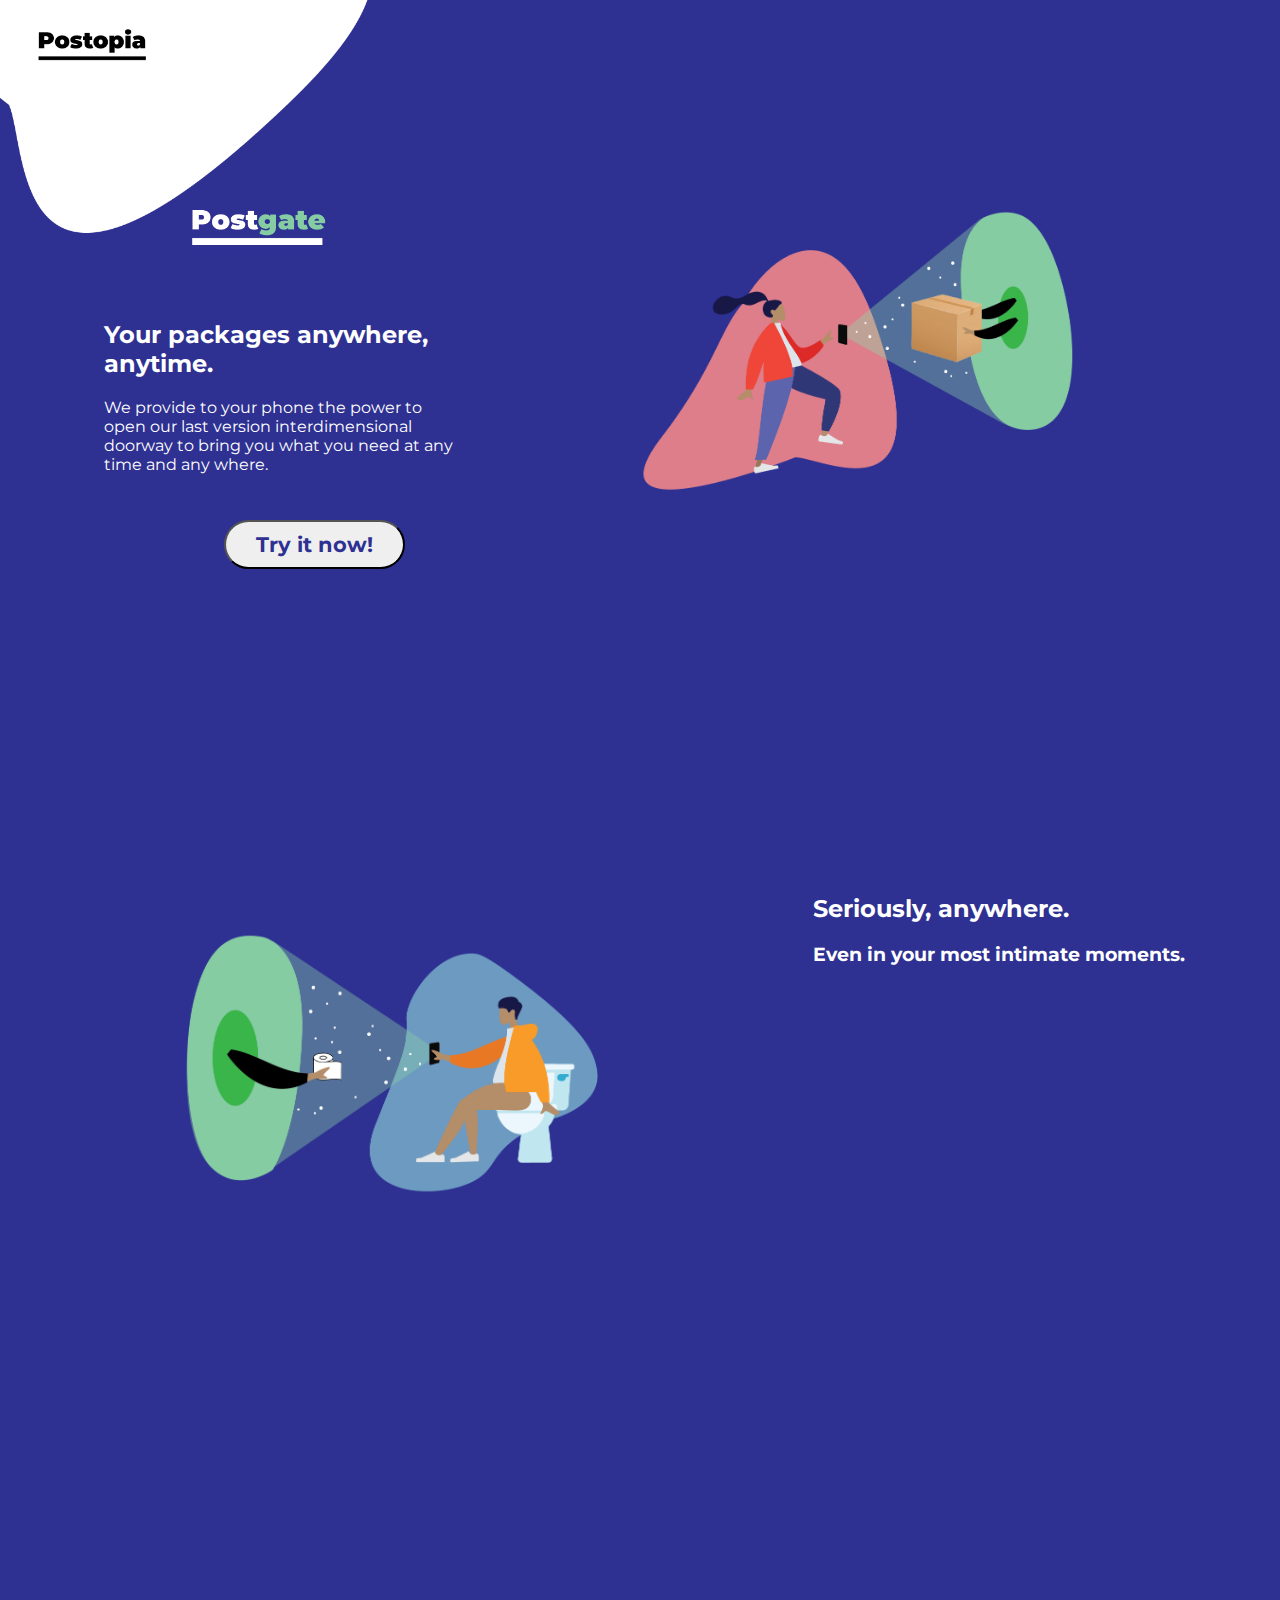
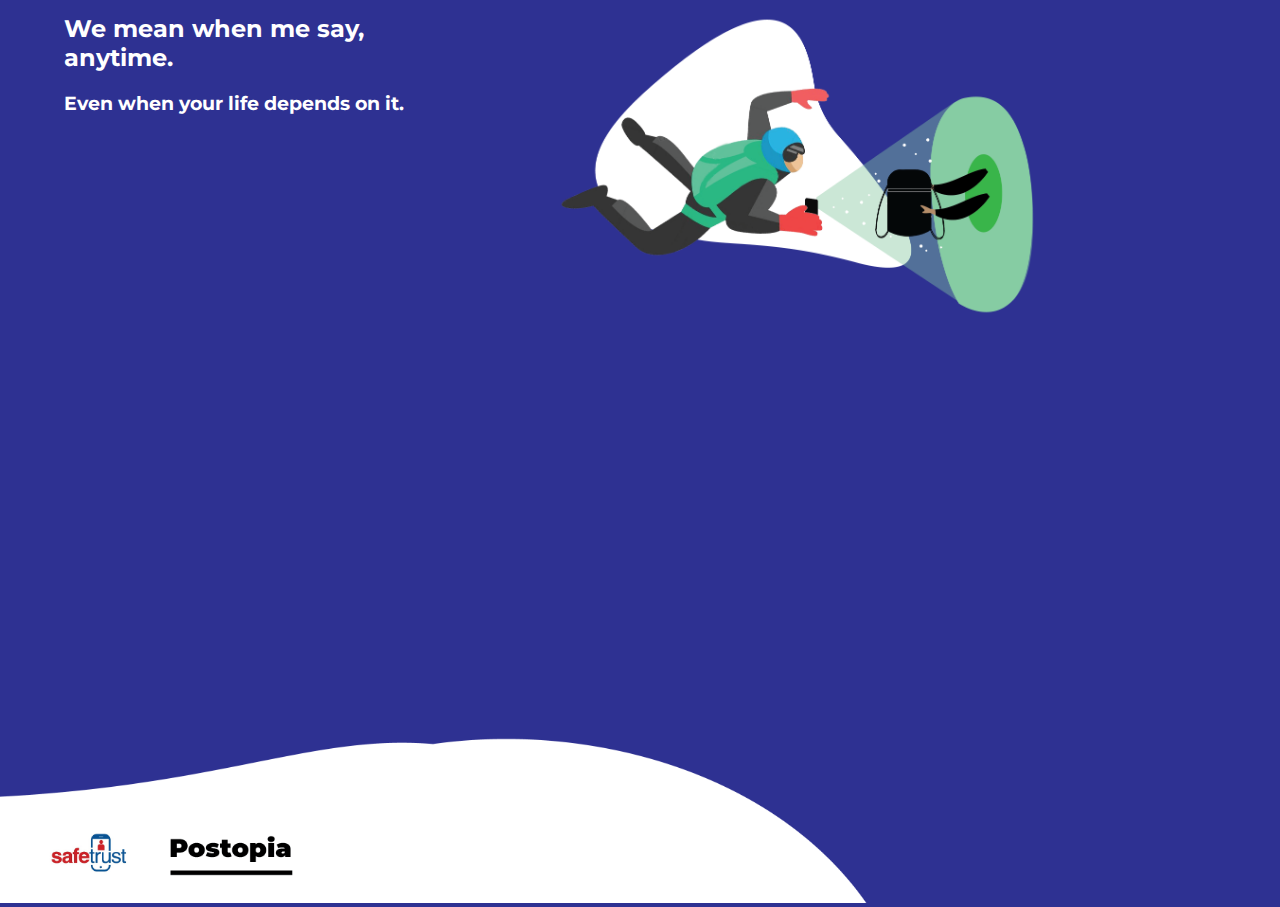
<file: index.html>
<!doctype html>
<html lang="en">
  <head>
    <title>Postopia - PostGate</title>
    <meta charset="utf-8">
    <meta name="viewport" content="width=device-width, initial-scale=1, shrink-to-fit=no">
    <link rel="stylesheet" href="style.css">
    <link href="https://fonts.googleapis.com/css?family=Montserrat" rel="stylesheet">
  </head>
  
  <body>
    <!--SECTION 1-->
      <header  class="sectionsRows">
          <div class="section-text">
            <div>
              <img src="assets/Hackathon header-04.png" alt="logo postopia" class="foto-logo2">
            </div>
           <div class="text-div">
            <img src="assets/postgate-logo.png" alt="logo postgate">
            <h2 class="tit">Your packages anywhere, anytime.</h2>
            <p>We provide to your phone the power to open our last version 
              interdimensional doorway to bring you what you need at any time 
              and any where.</p>
            <button>Try it now!</button>
          </div>
        </div>
        <div class="sectionImage ">
          <div>
            <img src="assets/img1.png" alt="girl with PostGate">
          </div>
          <!--
          <div class="bg-box transition show img-opacity sectionsRows-img">
            <img src="assets/Hackathon Illustrations-01.png" alt="delivering a package">
          </div>
        -->
        </div>
      </header>
      <!--SECTION 2-->
      <section class="sectionsRows2">
        <div>
          <div>
            <img src="assets/img2.png" alt="bathroom">
          </div>
          <!--
          <div>
            <img class="bg-paper transition img-opacity" src="assets/Hackathon Illustrations-02.png" alt="delivering a package">
          </div>
          -->
        </div>
        <div class="section-text">
          <div>
            <h2>Seriously, anywhere.</h2>
            <h3>Even in your most intimate moments.</h3>
          </div>
        </div>
      </section>
      <!--SECTION 3-->
      <section class="sectionsRows">
          <div class="section-text">
            <div>
              <h2>We mean when me say, anytime.</h2>
              <h3>Even when your life depends on it.</h3>
            </div>
          </div>
          <div>
            <div>
              <img src="assets/img3.png" alt="paratrooper with PostGate">
            </div>
            <!--
            <div class="bg-parachute transition img-opacity">
              <img src="assets/Hackathon Illustrations-03.png" alt="delivering a package">
            </div>
          -->
          </div>
      </section>
    </body>
      <footer>
        <div>
          <img class="footer-img" src="assets/Hackathon footer-07.png" alt="logo quality">
        </div>
      </footer>
    
    <script src='https://code.jquery.com/jquery-3.1.0.min.js'></script>
    <script src="main.js"></script>
  
  
</html>
</file>
<file: style.css>
/* ---- reset ---- */

html {
  box-sizing: border-box;
}
*, *:before, *:after {
  box-sizing: inherit;
  font-family: 'Montserrat', sans-serif;
}

body {
  background-color: #2e3192;
  color: white;
  margin: 0;
  padding: 5%;
  display: grid;
  grid-template-rows: 90vh 80vh 70vh;

}

h2 {
  font-weight: bolder;
}

.container {
  margin: 0 20px;
}

.section {
  margin-bottom: 20px;
  padding-top: 20px;
}

@media (min-width: 768px) {
  .container {
    max-width: 728px;
    margin: 0 auto;
  }
}

img{
  width: 90%;
}
.img-opacity{
  width: 12rem;
}

.sectionsRows{
  display:grid;
  grid-template-columns: 35% 65%;
}
.sectionsRows-img{
  justify-self: end;
}
.sectionsRows2{
  display:grid;
  grid-template-columns: 65% 35%;
}

.bg-box, .bg-paper, .bg-parachute{
  opacity: 0;
}
.show {
  opacity: 1;
}

.transition {    
  -webkit-transition: all 1s ease-in-out;
	-moz-transition: all 1s ease-in-out;
	-o-transition: all 1s ease-in-out;
	transition: all 1s ease-in-out;
}

.foto-logo{
  width: 20%;
  position: absolute;
  top:0;
  left: 0;
}
.foto-logo2{
  width: 30%;
  position: absolute;
  top:0;
  left: 0;
}

button{
  padding: 10px 30px;
  color: #2e3192; 
  font-size:1.3rem;
  justify-content: center;
  margin-left: 120px;
  font-weight: bolder;
  border-radius: 50px;
  margin-top: 30px;
}

footer{
  width: 100%;
  bottom: 0;
  left: 0;
  margin-left: -70px;
  margin-bottom: -70px;
  margin-top: 100px;
}

.tit{
  margin-top: -100px;
}
.text-div{
  margin-bottom: -50px;
  margin-top: 60px;
  margin-left: 10%;
}
.sectionImage{
  margin-top: 15%;
  margin-left: 10%;
}
</file>
